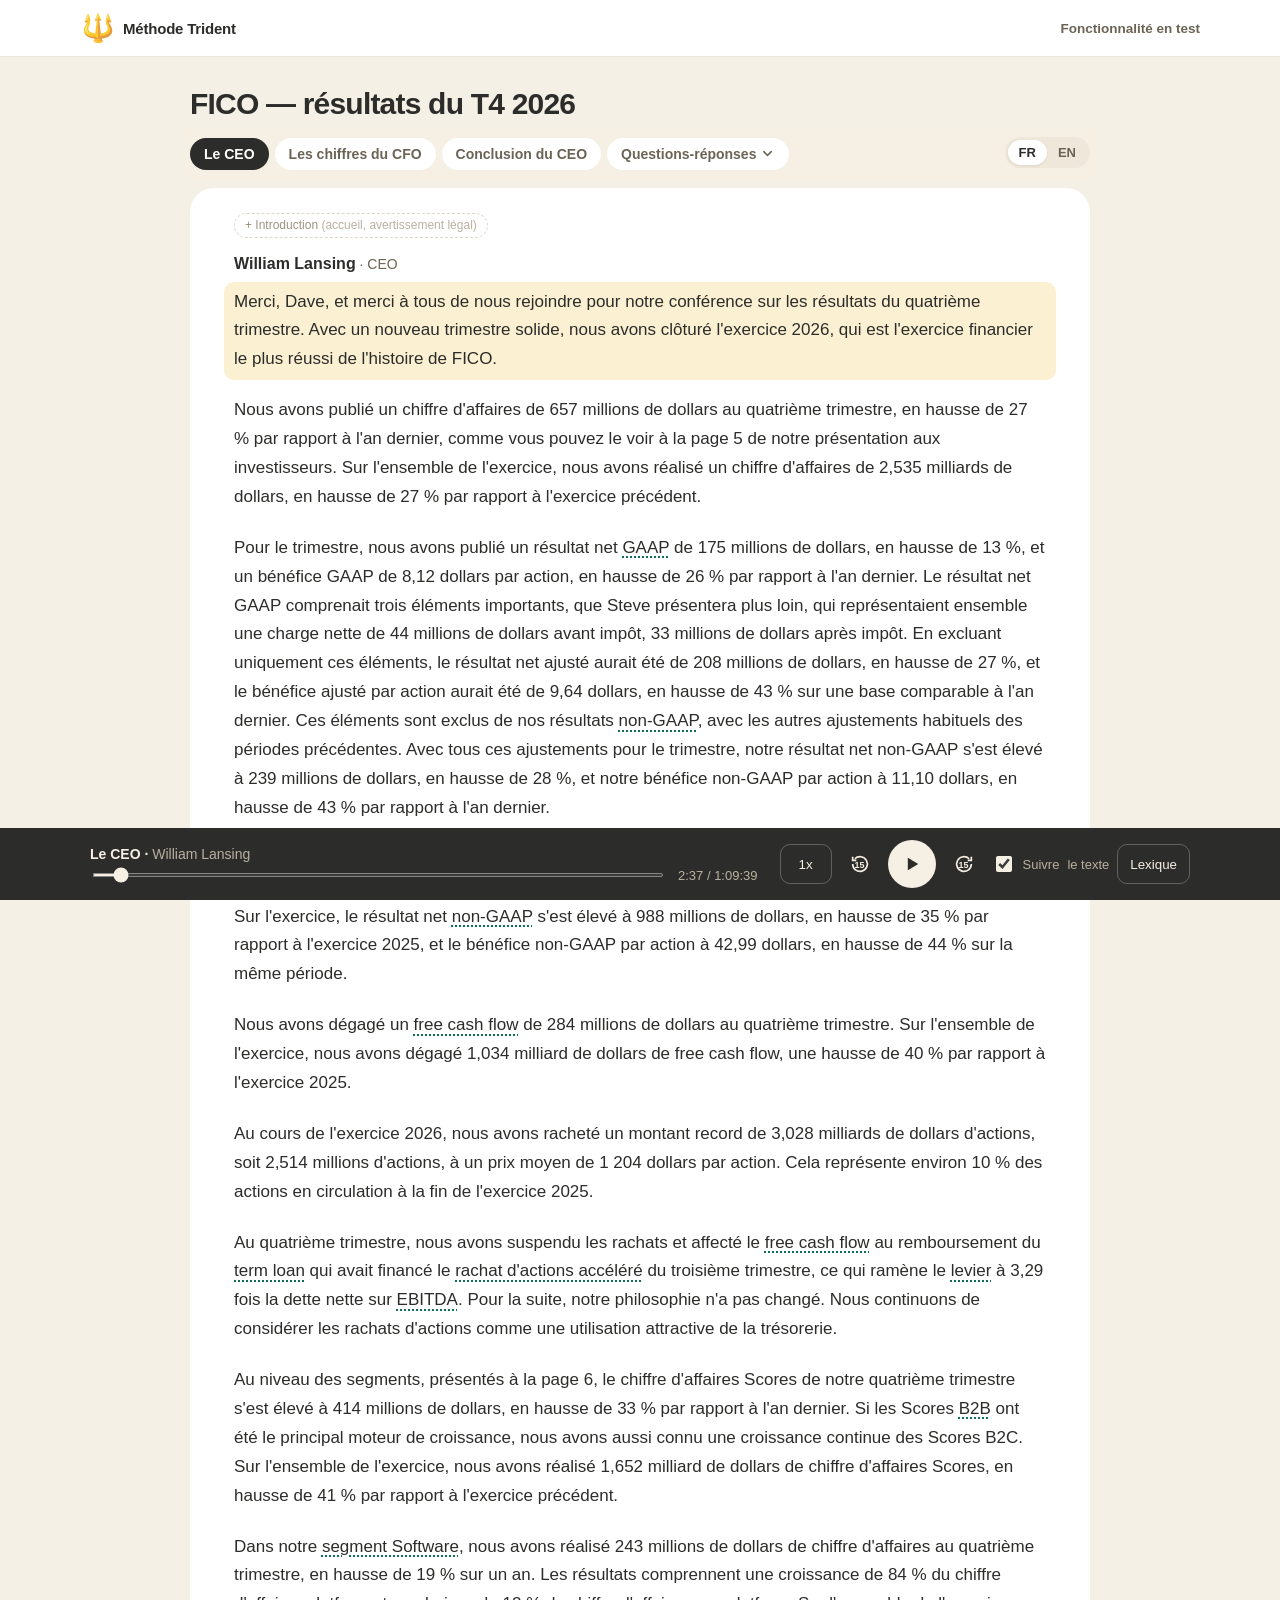
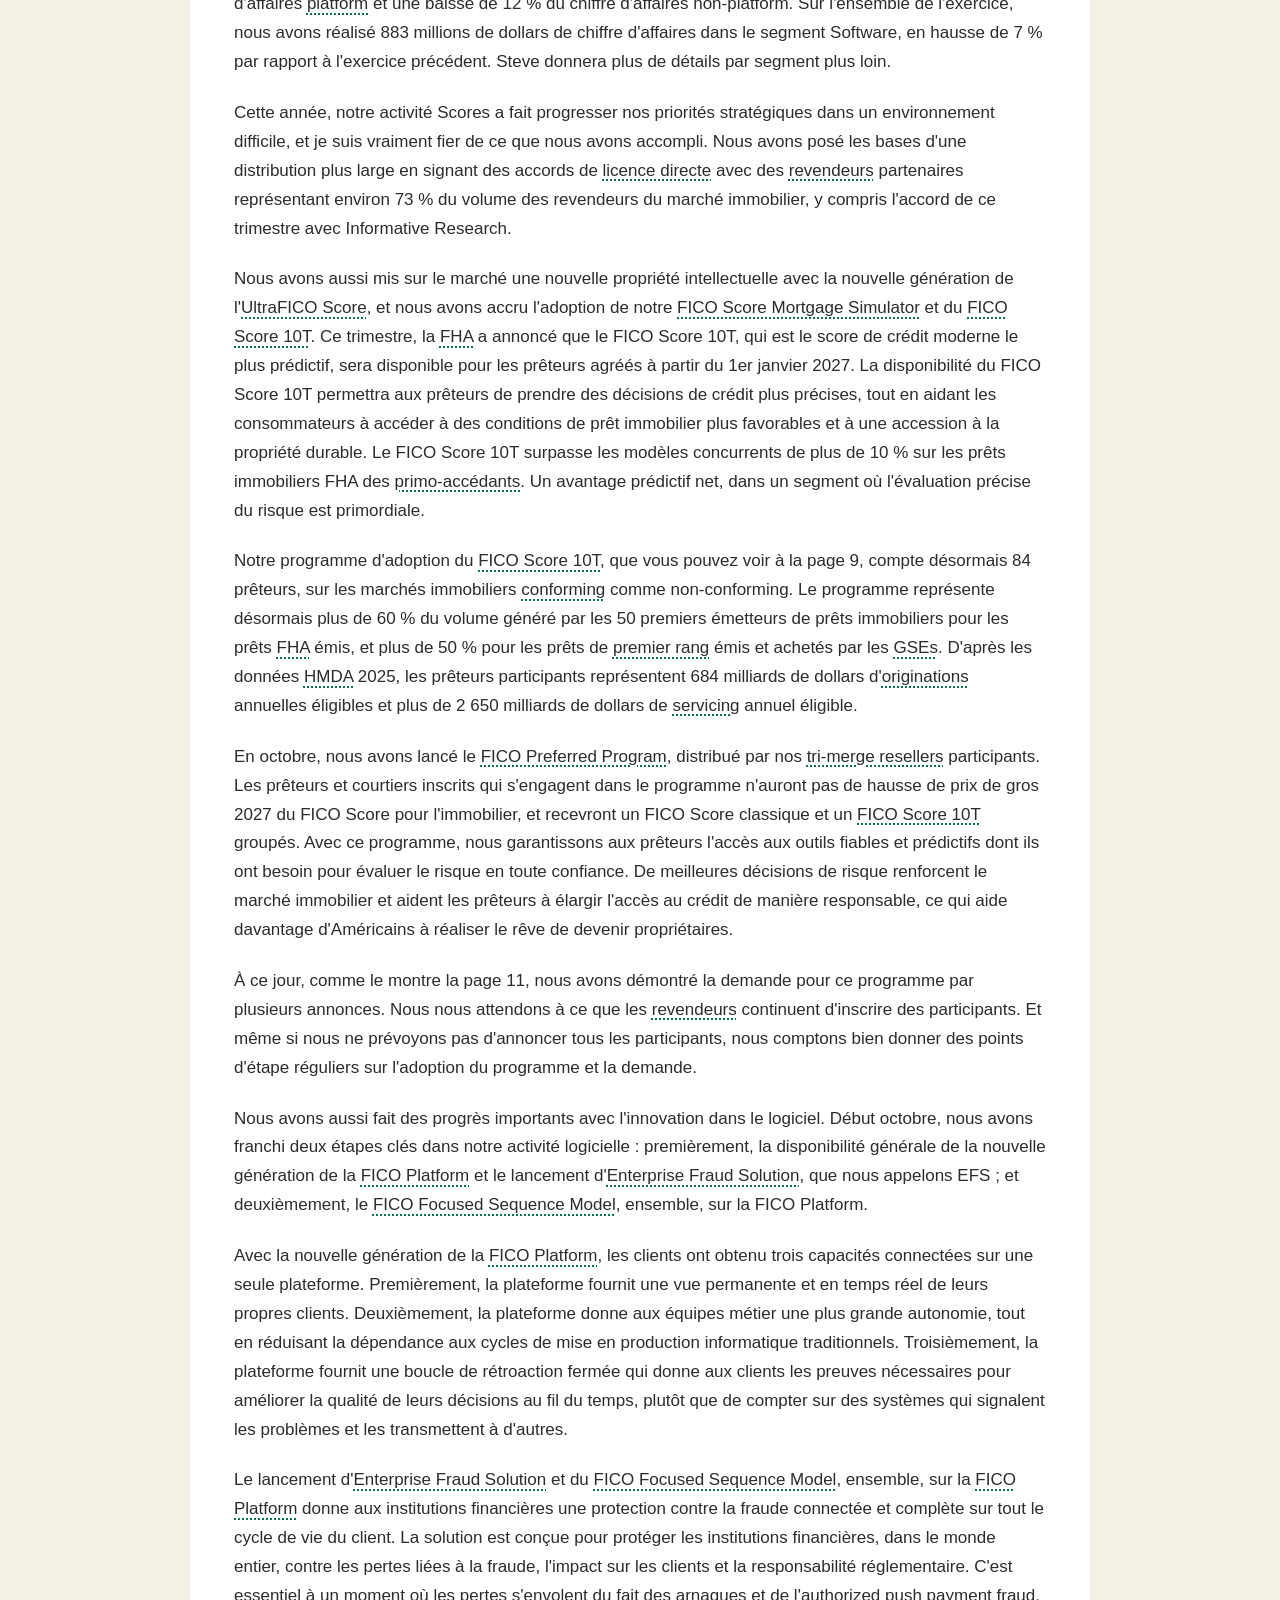
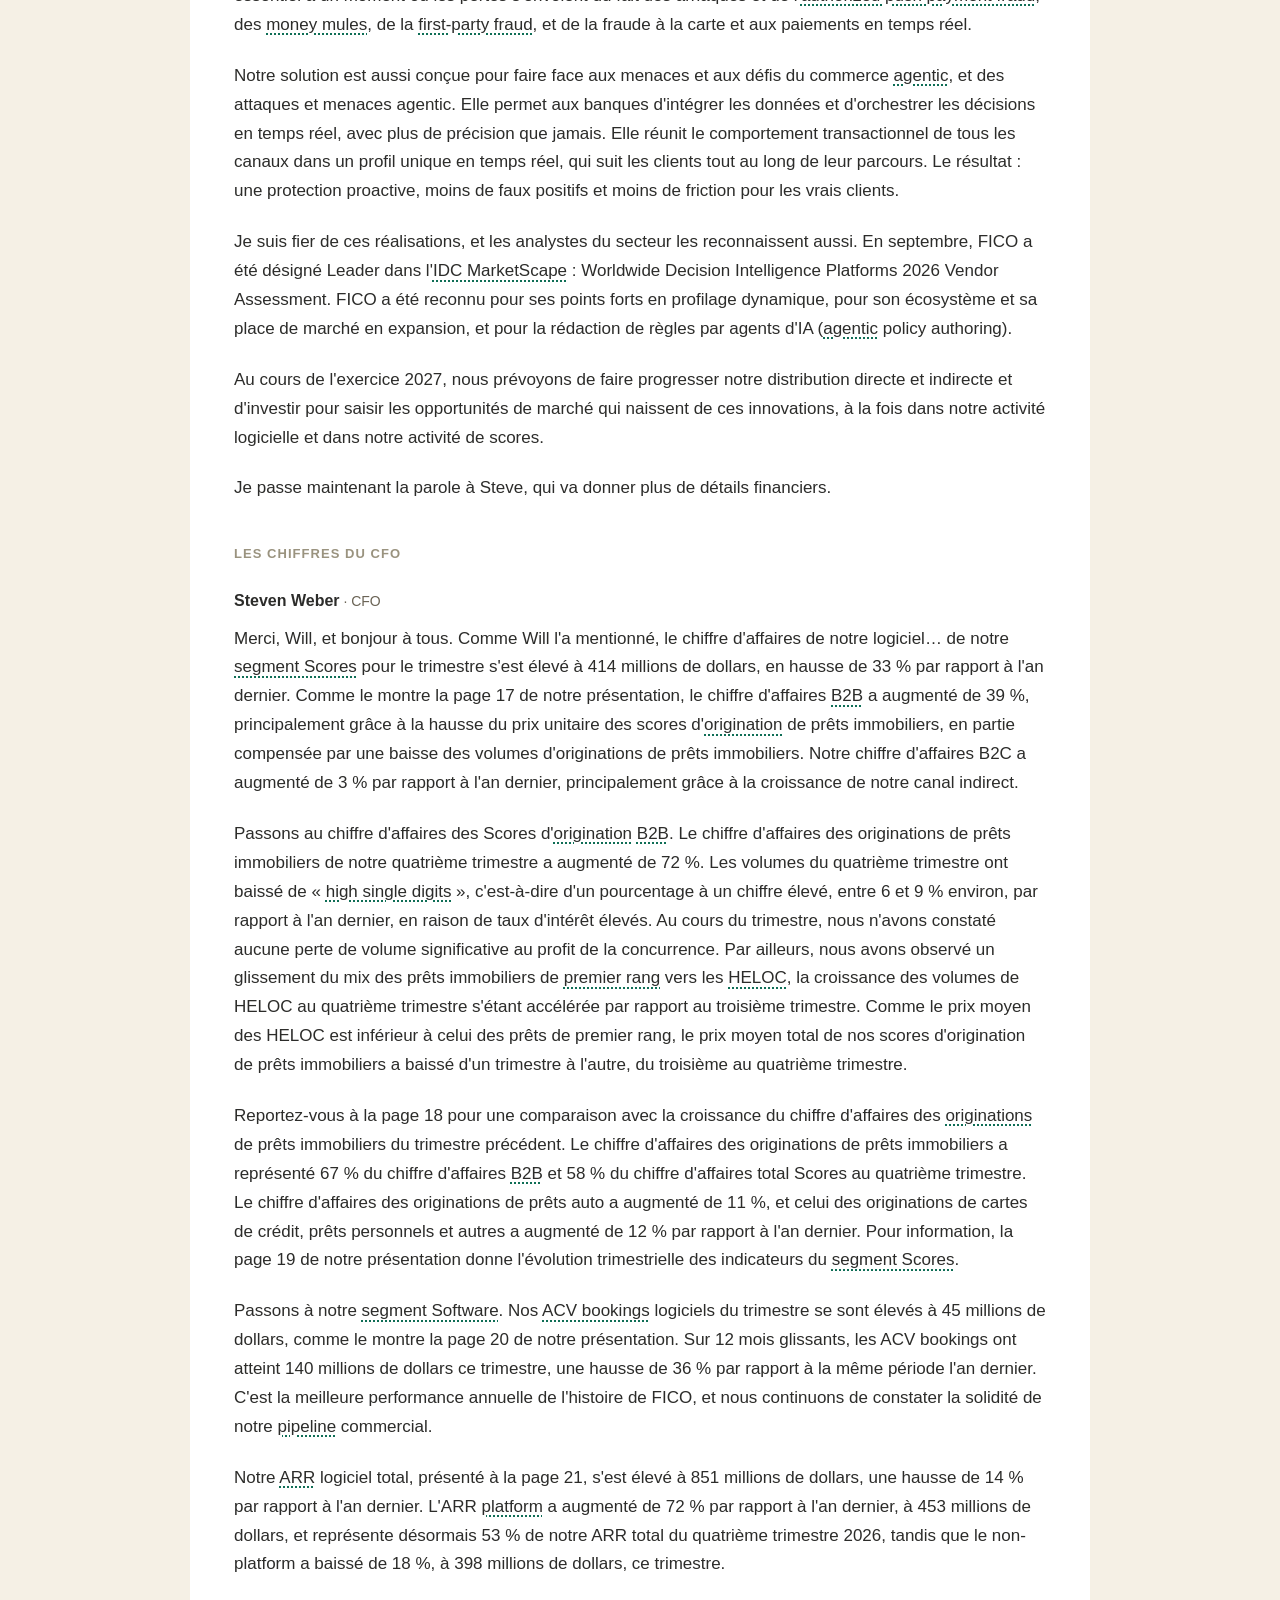
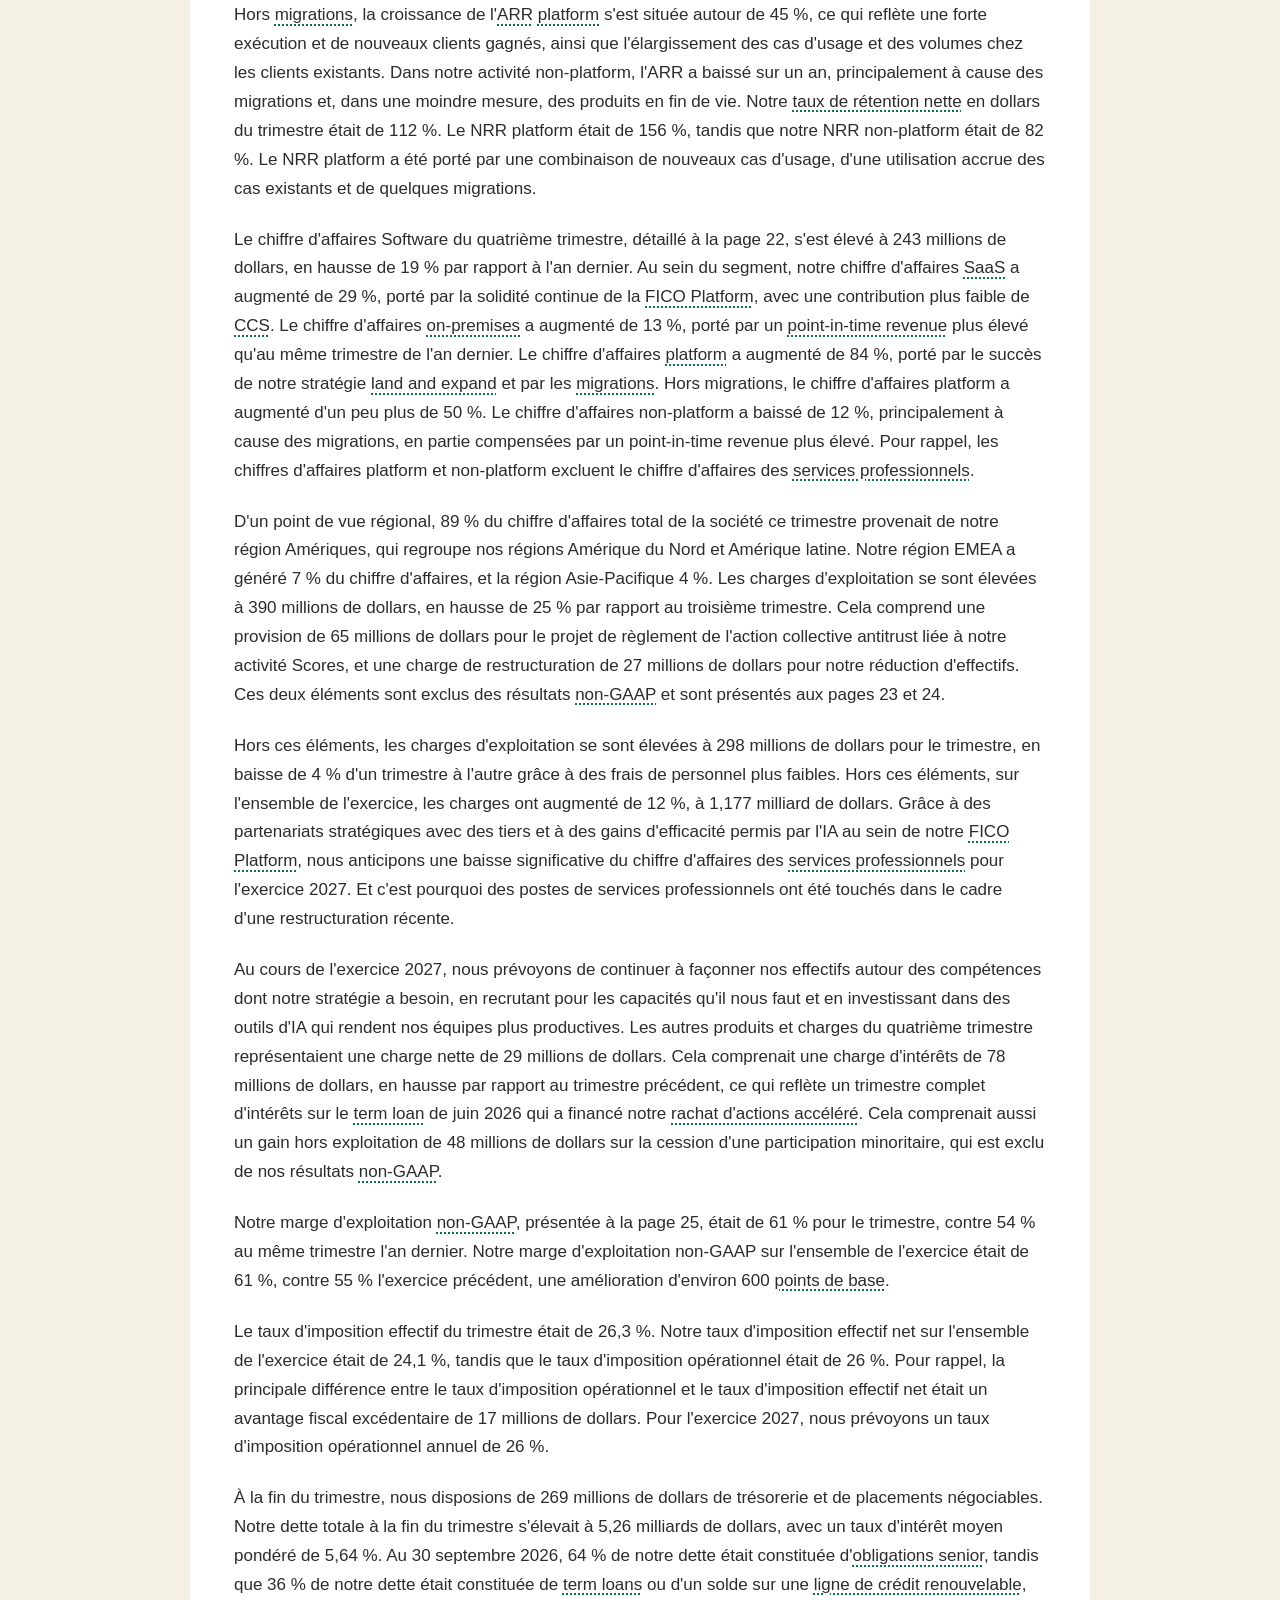
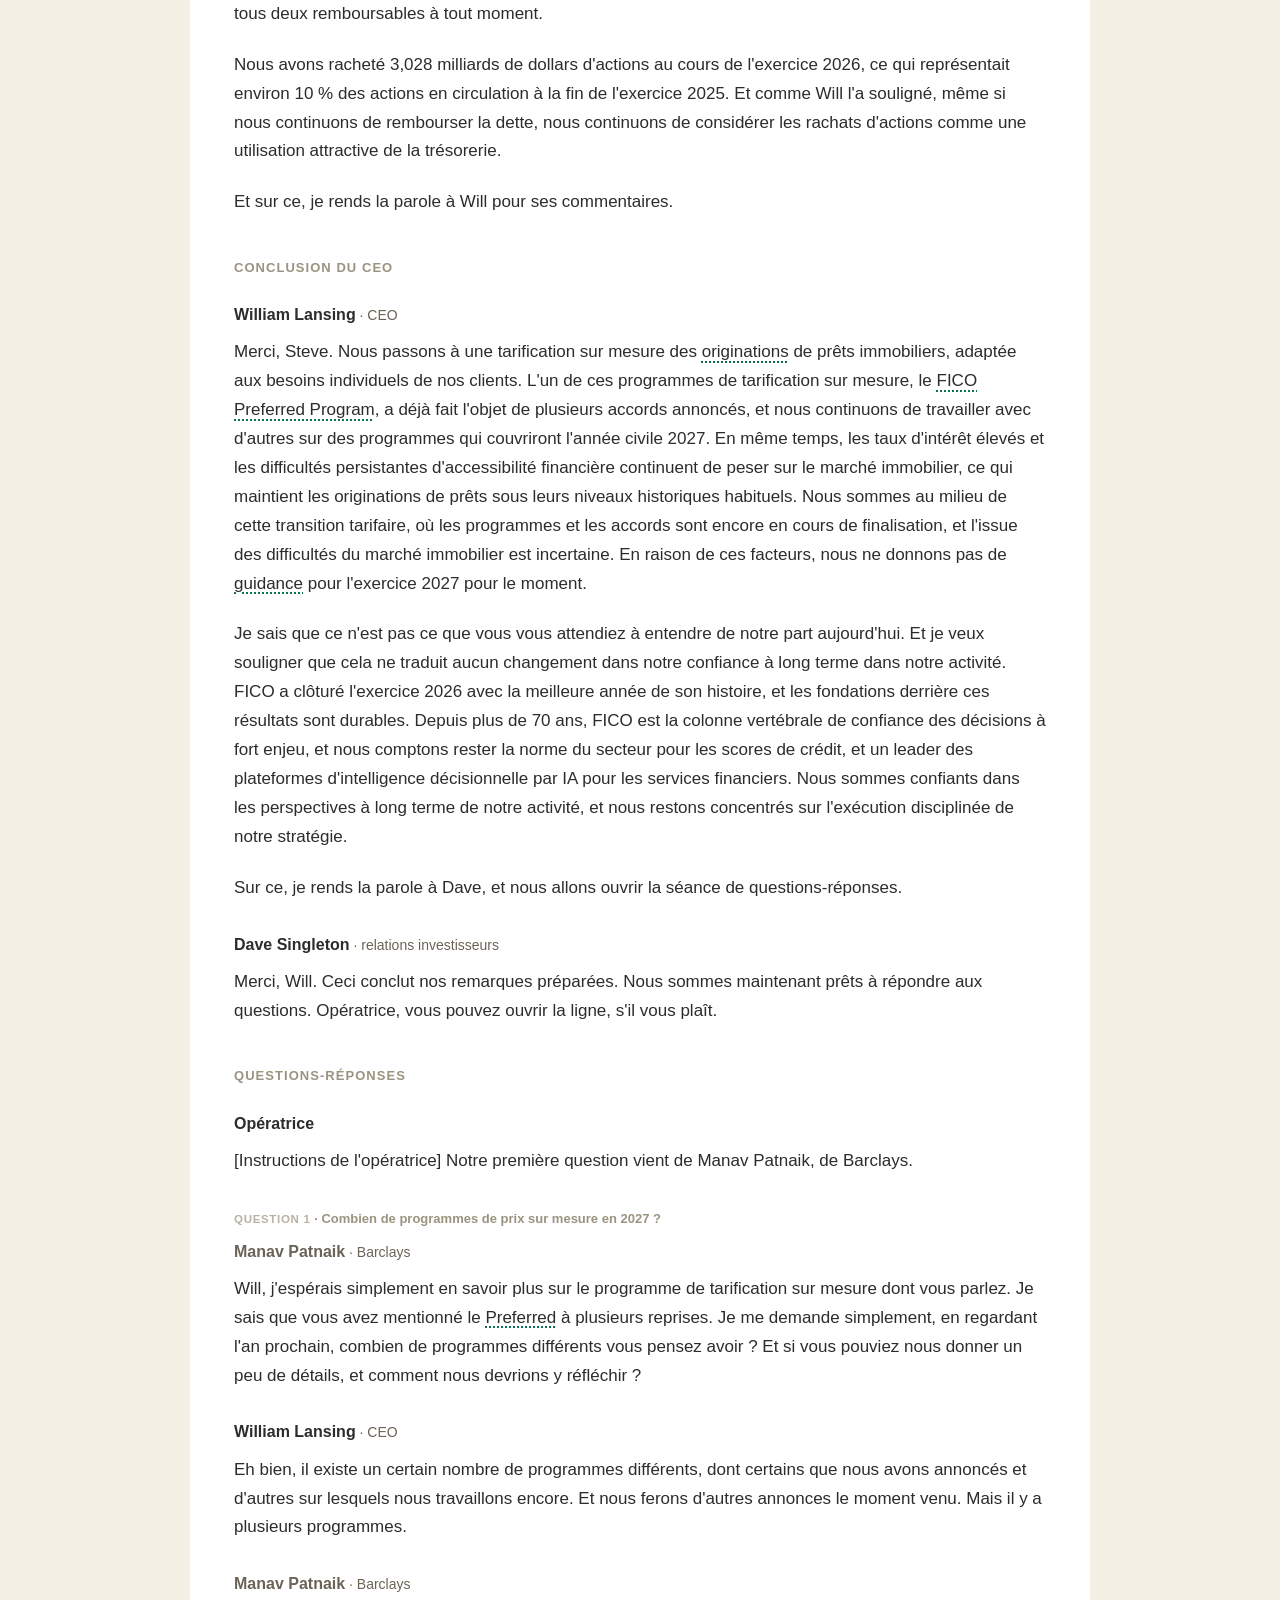
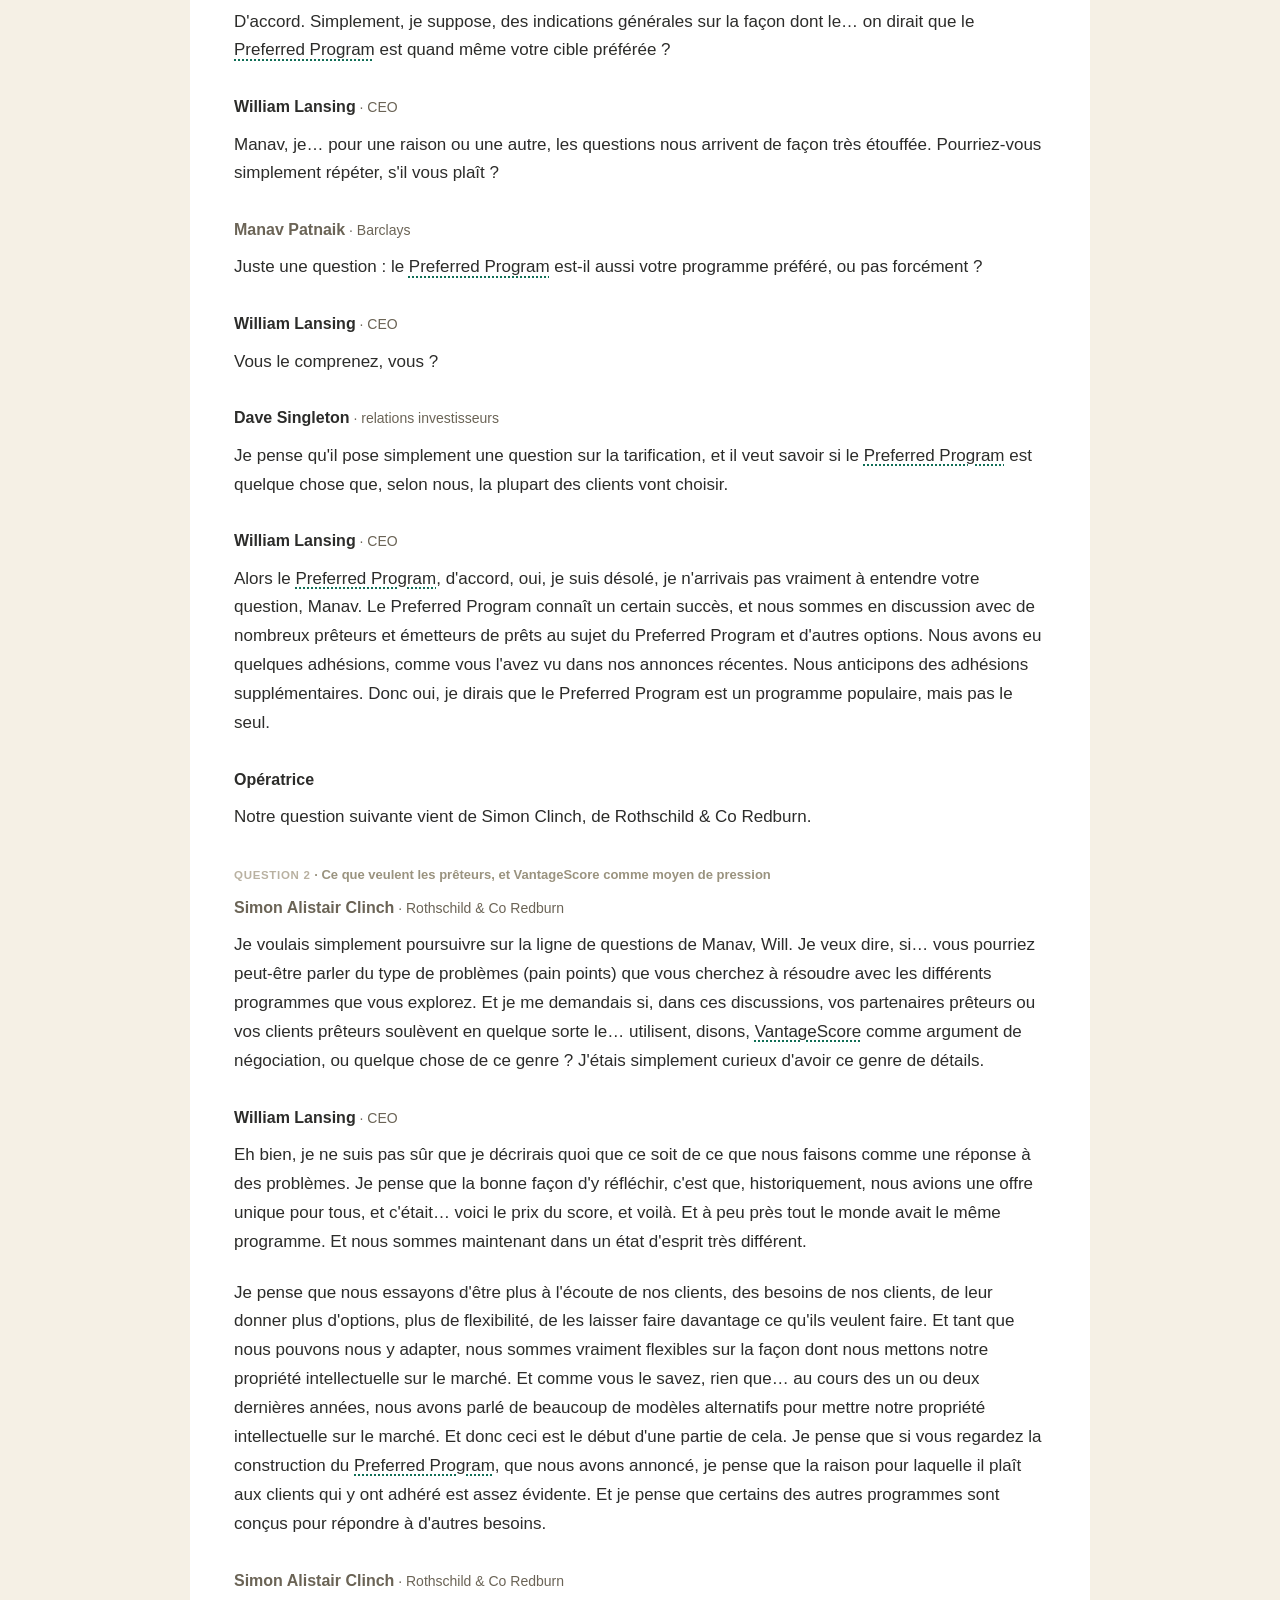
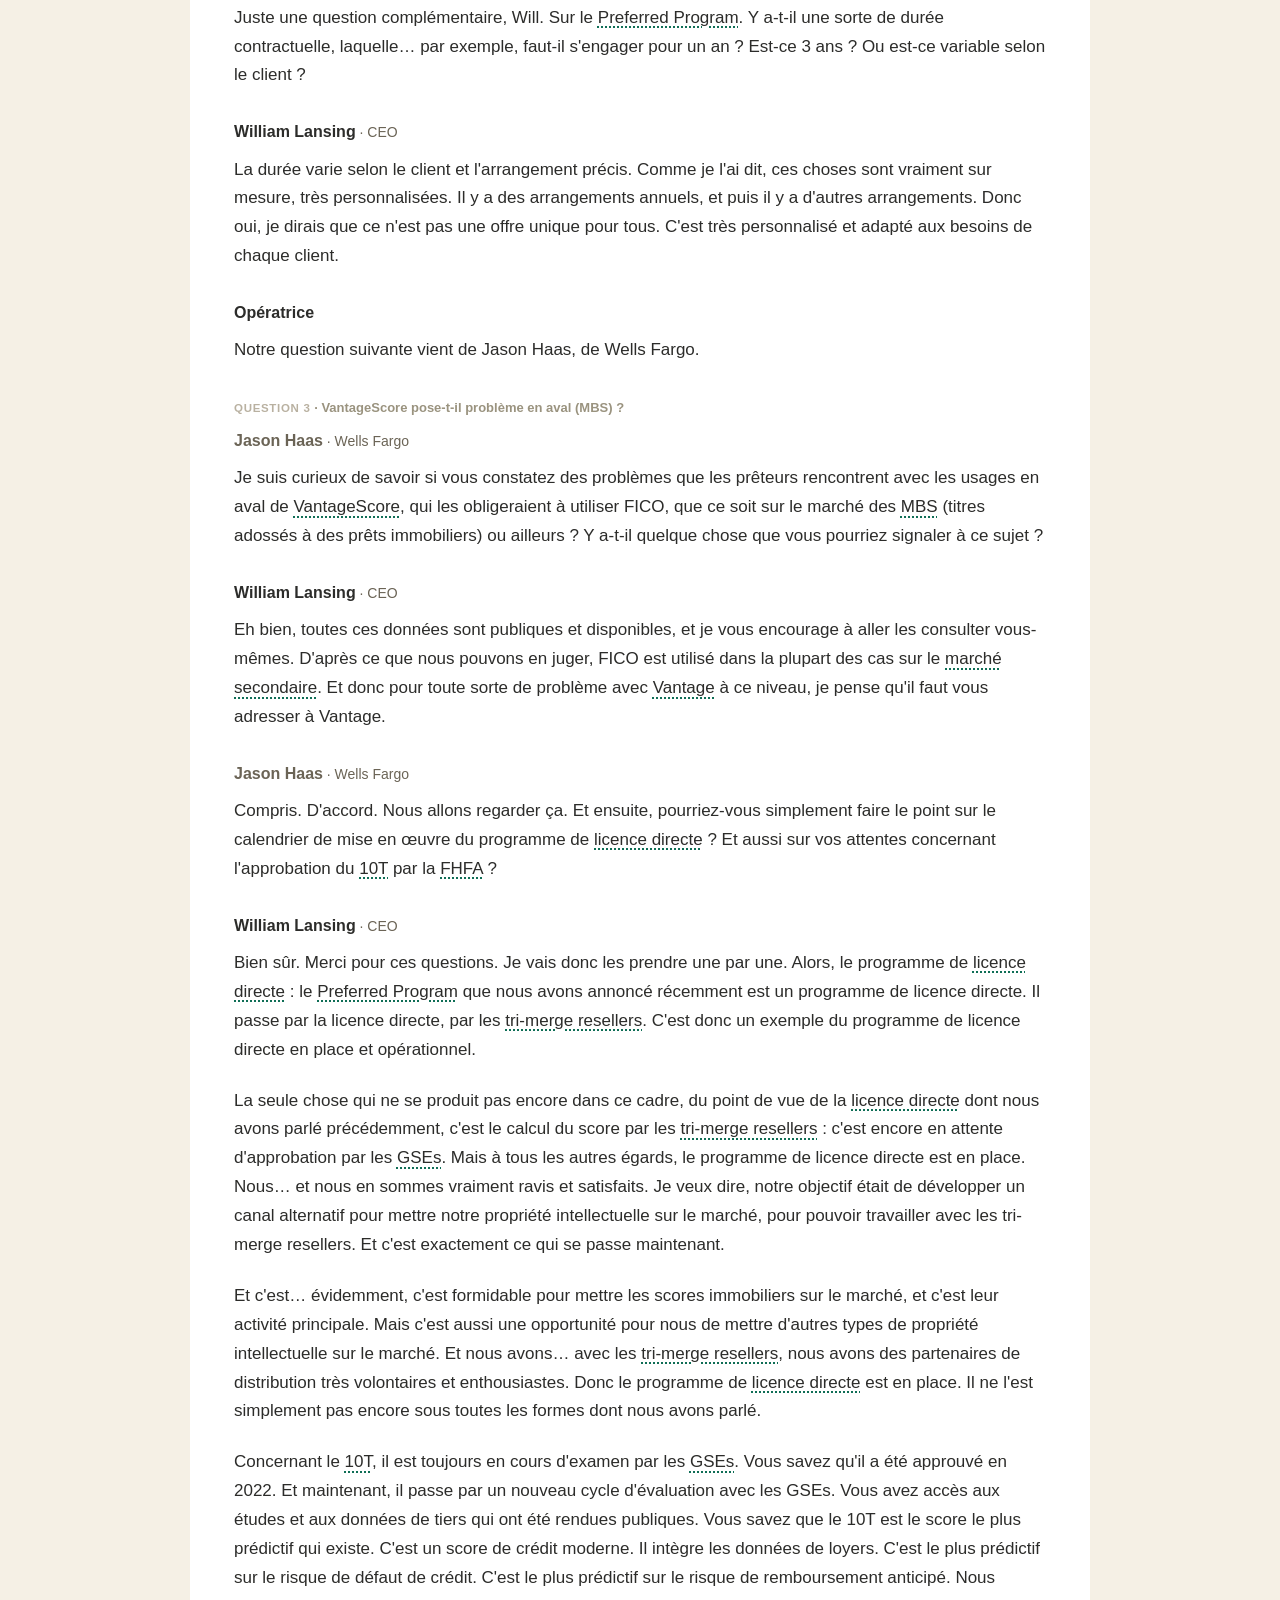
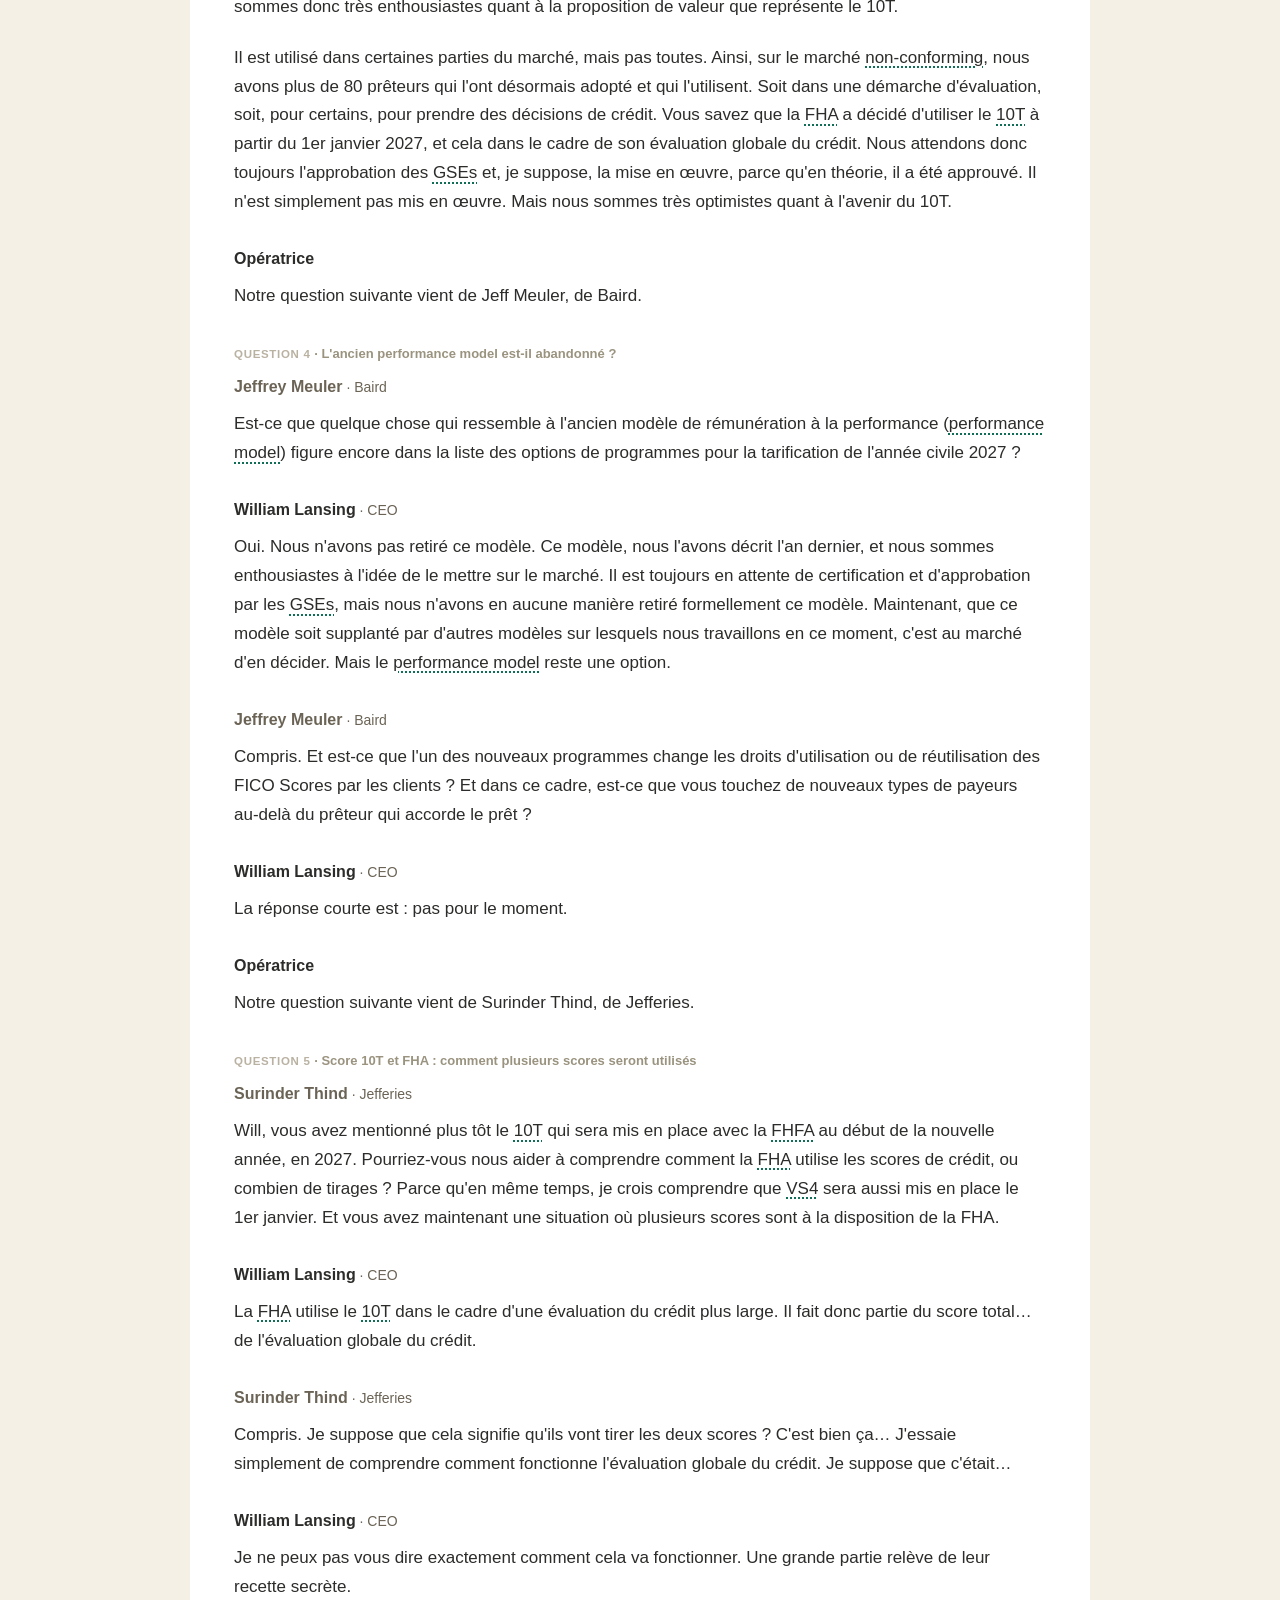
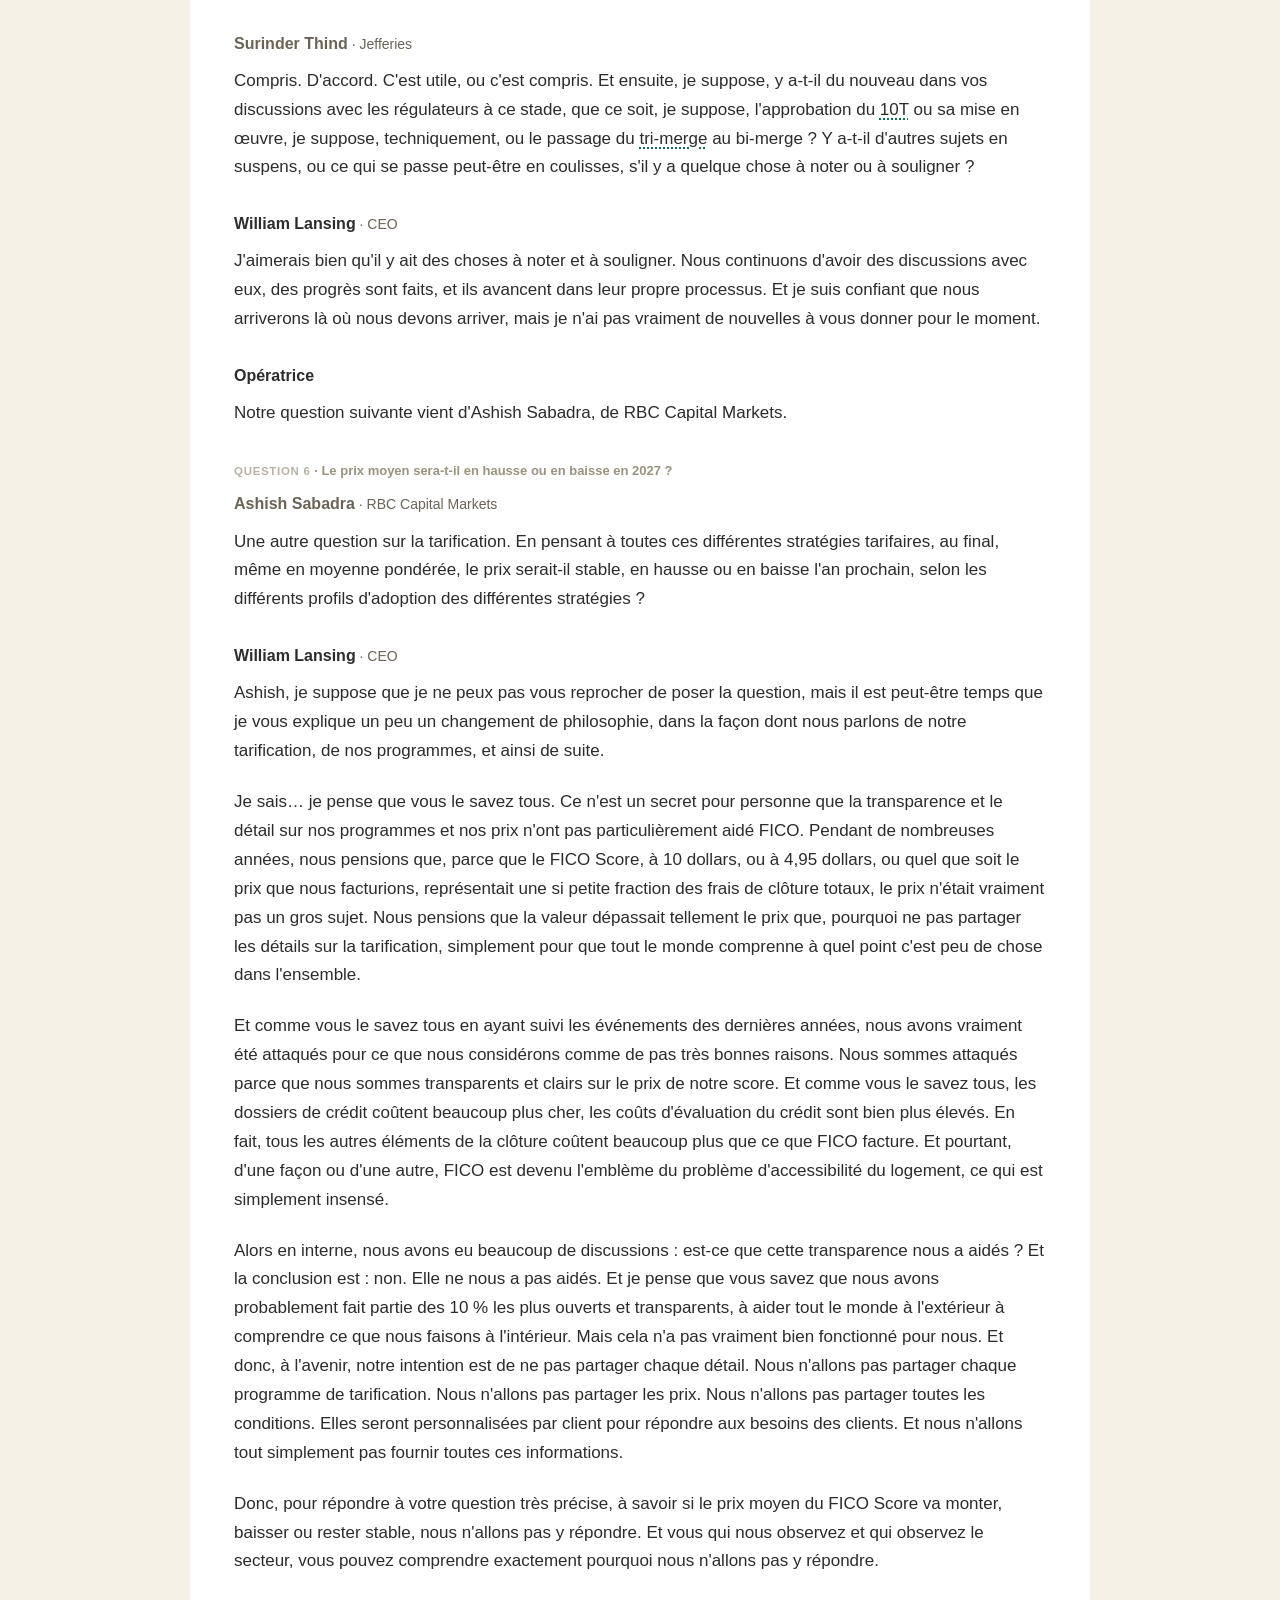
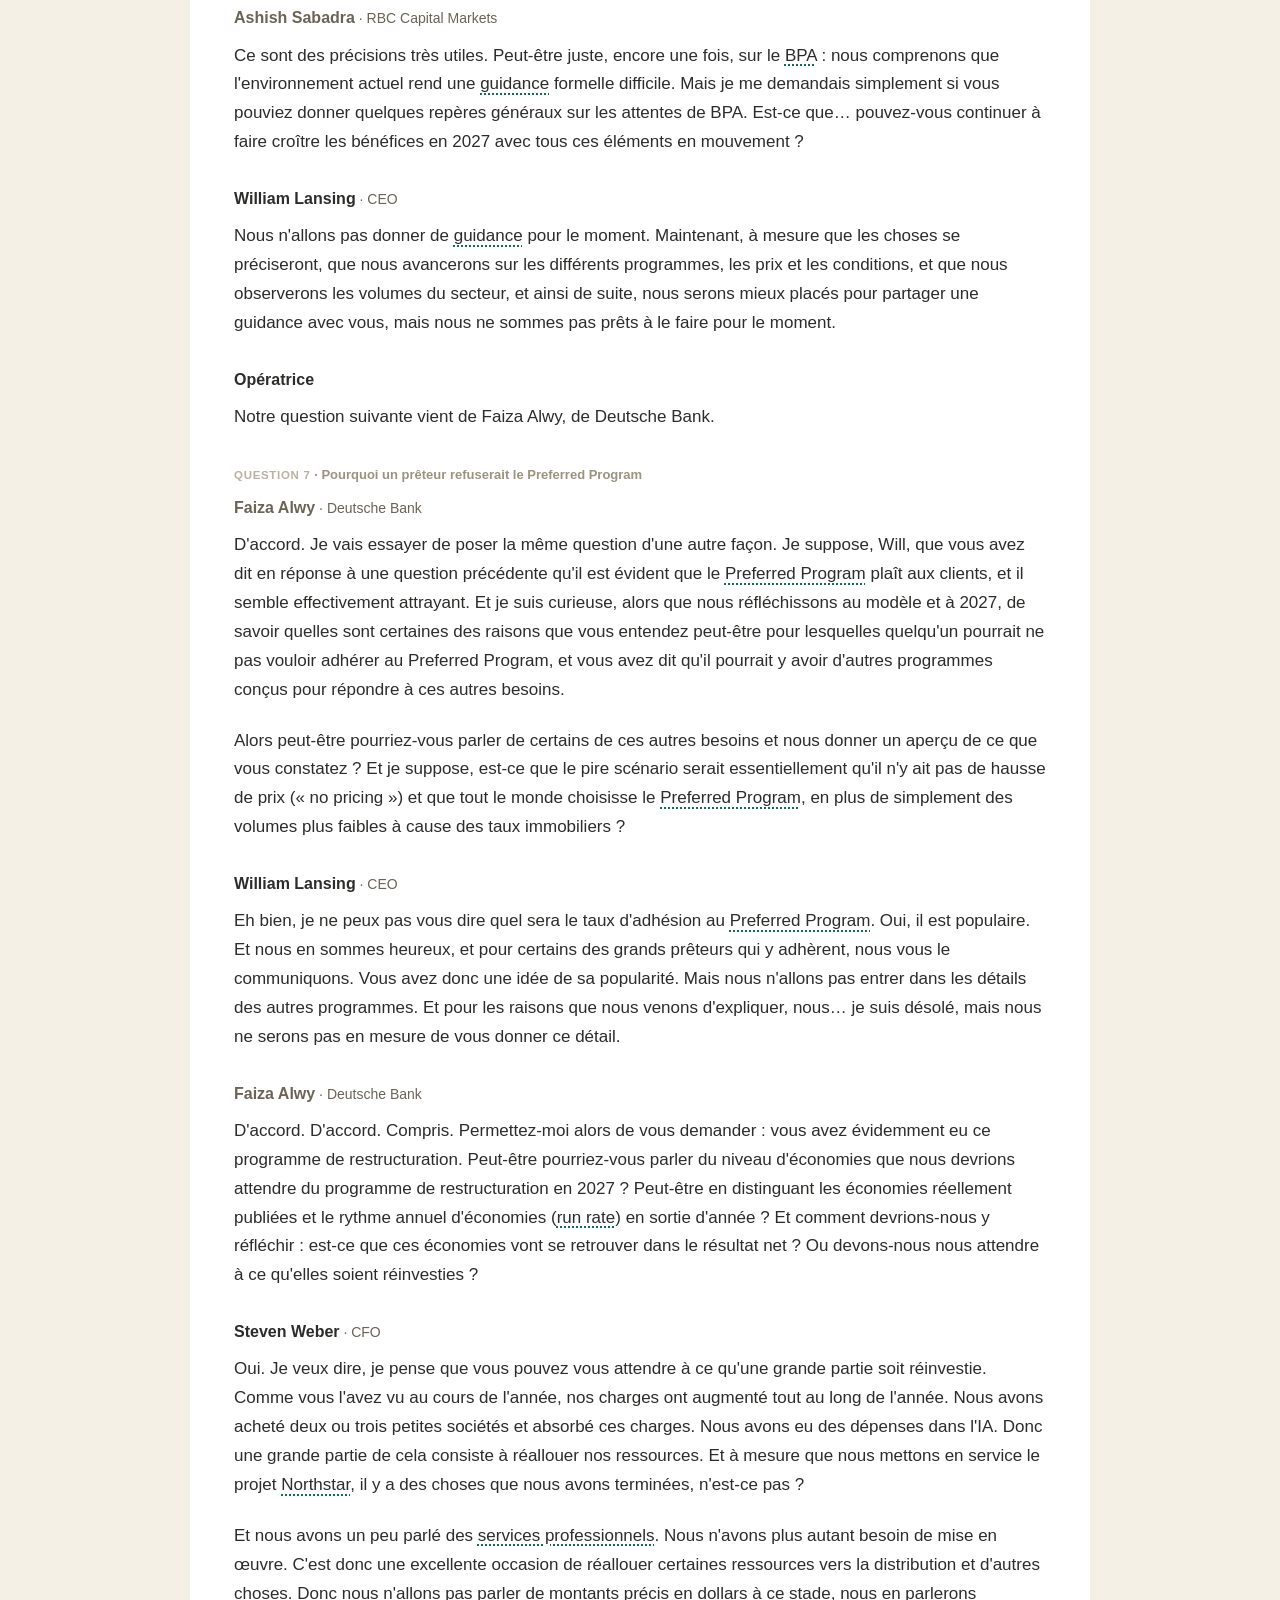
<file: fico-t4-2026/index.html>
<!doctype html>
<html lang="fr">
<head>
<meta charset="utf-8">
<meta name="viewport" content="width=device-width, initial-scale=1">
<meta name="robots" content="noindex, nofollow">
<title>FICO — call T4 2026 en français · Méthode Trident</title>
<link rel="icon" href="logo-trident.webp">
<link rel="stylesheet" href="app.css?v=5">
<style>
  html, body { margin: 0; min-height: 100%; }
  body { background: hsl(39 46% 93%); color: #2c2c2a; font-family: -apple-system, BlinkMacSystemFont, "Segoe UI", Inter, Helvetica, Arial, sans-serif; -webkit-font-smoothing: antialiased; }
  /* Même barre que l'App Trident (pleine largeur, blanche), sans les rubriques. */
  .site-navigation { background: #fff; border-bottom: 1px solid #ece8df; }
  html.sticky-nav .site-navigation { position: sticky; top: 0; z-index: 30; }
  .site-navigation .nav { max-width: 1120px; margin: 0 auto; padding: 10px 24px; }
  .site-navigation .bar { display: flex; align-items: center; gap: 10px; }
  .site-navigation .brand { display: flex; align-items: center; gap: 9px; color: #2c2c2a; font-weight: 800; font-size: 15px; letter-spacing: -.2px; margin-right: auto; padding: 2px 6px 2px 2px; }
  .site-navigation .brand img { width: 32px; height: 32px; border-radius: 9px; object-fit: cover; flex: none; }
  .site-navigation .tag { font-size: 13.5px; font-weight: 650; color: #6b6456; white-space: nowrap; }
  @media (max-width: 640px) { .site-navigation .nav { padding: 8px 12px; } }
  .loading { text-align: center; color: #9a937f; padding: 80px 16px; }
</style>
</head>
<body>
<header class="site-navigation"><nav class="nav"><div class="bar">
  <span class="brand"><img src="logo-trident.webp" alt="Trident">Méthode Trident</span>
  <span class="tag">Fonctionnalité en test</span>
</div></nav></header>
<main id="call"><p class="loading">Chargement du call…</p></main>
<script type="module" src="app.js?v=5"></script>
</body>
</html>
</file>
<file: fico-t4-2026/app.css>
.h{max-width:900px;margin:0 auto;padding:30px 18px 170px;color:#2c2c2a}.A{font-size:30px;line-height:1.15;letter-spacing:-.8px;margin:0 0 4px}.B{position:sticky;top:var(--nav-h, 0px);z-index:5;margin:0 -6px;background:#f5efe4;display:flex;align-items:center}.o{flex:1;min-width:0;display:flex;align-items:center;gap:6px;overflow-x:auto;scrollbar-width:none;padding:12px 6px 10px}.o::-webkit-scrollbar{display:none}.o>button{all:unset;cursor:pointer;flex:none;white-space:nowrap;background:#fff;color:#6b6456;border-radius:999px;font-weight:650;padding:8px 14px;font-size:14px}.o>button:hover{color:#2c2c2a}.o>button.D{background:#2c2c2a;color:#fff}.o>button{display:inline-flex;align-items:center;gap:4px}.E{width:15px;height:15px;fill:none;stroke:currentColor;stroke-width:2.4;stroke-linecap:round;stroke-linejoin:round}.F{position:fixed;inset:0;z-index:-1}.t{position:absolute;top:calc(100% - 4px);left:6px;right:6px;max-width:620px;max-height:min(62vh,560px);overflow-y:auto;margin:0;padding:8px;list-style:none;background:#fff;border-radius:18px;box-shadow:0 14px 40px #00000029}.t button{all:unset;box-sizing:border-box;cursor:pointer;width:100%;display:flex;align-items:flex-start;gap:12px;padding:9px 10px;border-radius:12px}.t button:hover{background:#faf6ee}.t button.G{background:#fbf0d2}.t b{display:block;font-weight:650;font-size:14.5px;line-height:1.35;color:#2c2c2a}.t small{display:block;margin-top:2px;font-size:12.5px;color:#9a937f}.H{flex:none;width:24px;height:24px;border-radius:50%;background:#efe8da;color:#6b6456;font-size:12px;font-weight:700;display:grid;place-items:center;margin-top:1px}.s{margin:0 6px 0 auto;flex:none;display:inline-flex;background:#efe8da;border-radius:999px;padding:3px}.s button{all:unset;cursor:pointer;padding:5px 11px;border-radius:999px;font-size:13px;font-weight:700;color:#6b6456}.s button[aria-pressed=true]{background:#fff;color:#2c2c2a;box-shadow:0 1px 3px #00000014}.u{margin-top:8px;background:#fff;border-radius:24px;padding:22px clamp(18px,4vw,44px) 34px;font-size:17px;line-height:1.7}.r{margin:0;padding:2px 10px;border:1px dashed #ddd6c7;border-radius:999px;background:none;color:#9a937f;font:inherit;font-size:12px;line-height:1.6;cursor:pointer}.r:hover{color:#2c2c2a;border-color:#b9b1a1}.r span{color:#b9b1a1}.r+.m{margin-top:12px}.I{margin:34px 0 4px;font-size:13px;text-transform:uppercase;letter-spacing:.08em;color:#9a937f;font-weight:650}.w span{text-transform:none;letter-spacing:0;font-size:13px;color:#9a937f}.w{margin:26px 0 -14px;font-size:11.5px;font-weight:700;text-transform:uppercase;letter-spacing:.06em;color:#b9b1a1}.m{margin-top:22px}.l{margin:0 0 4px;font-weight:700;font-size:16px}.l span{font-weight:400;color:#6b6456;font-size:14px}.J .l{color:#6b6456}.f{margin:0 -10px 10px;padding:6px 10px;border-radius:10px;cursor:pointer;transition:background .25s}.f:hover{background:#faf6ee}.f.K{background:#fbf0d2}.n{position:relative;text-decoration:underline dotted #0f6e56;text-underline-offset:4px;text-decoration-thickness:1.5px;cursor:help;outline:none}.n:after{content:attr(data-def);position:absolute;left:50%;bottom:calc(100% + 8px);transform:translate(-50%);width:min(300px,80vw);background:#2c2c2a;color:#fff;font-size:13px;font-weight:450;line-height:1.5;padding:10px 13px;border-radius:12px;box-shadow:0 8px 22px #0003;display:none;z-index:4;pointer-events:none;text-align:left}.n:hover:after,.n:focus:after{display:block}.k{position:fixed;left:0;right:0;bottom:0;z-index:10;background:#2c2c2a;color:#f5efe4;padding:12px max(16px,env(safe-area-inset-right,0px)) calc(12px + env(safe-area-inset-bottom,0px)) max(16px,env(safe-area-inset-left,0px))}.y{max-width:1100px;margin:0 auto;display:flex;align-items:center;gap:12px 22px;flex-wrap:wrap}.L{flex:1 1 320px;min-width:0;display:flex;flex-direction:column;gap:6px}.z{display:flex;align-items:center;gap:10px;min-width:0}.z .g{flex:1;min-width:0}.i{flex:none;display:flex;gap:6px;margin-right:8px}.i button{border:1px solid rgba(255,255,255,.25);background:transparent;color:#f5efe4;border-radius:999px;height:34px;padding:0 13px;font:600 13px inherit;font-family:inherit;cursor:pointer;white-space:nowrap}.i button:hover:not(:disabled){background:#ffffff1a}.i button:disabled{opacity:.35;cursor:default}.g{font-size:14px;font-weight:600;white-space:nowrap;overflow:hidden;text-overflow:ellipsis}.g span{color:#b9b1a0;font-weight:400}.v{display:flex;align-items:center;gap:12px}.v input{flex:1;min-width:0;accent-color:#f5efe4;height:4px;cursor:pointer}.M{font-size:13px;color:#b9b1a0;font-variant-numeric:tabular-nums;white-space:nowrap}.c{display:flex;align-items:center;gap:8px;margin-left:auto}.e{background:transparent;color:#f5efe4;border:0;border-radius:10px;height:40px;min-width:40px;padding:0 8px;display:grid;place-items:center;cursor:pointer;font:600 14px inherit;font-family:inherit}.e:hover{background:#ffffff14}.e svg{width:22px;height:22px;fill:none;stroke:currentColor;stroke-width:1.8}.j{position:relative}.j span{position:absolute;font-size:9px;font-weight:700;top:50%;left:50%;transform:translate(-50%,-38%)}.e.a{background:#f5efe4;color:#2c2c2a;width:48px;height:48px;border-radius:50%}.e.a:hover{background:#fff}.e.a svg{fill:currentColor;stroke:none;width:20px;height:20px}.C{min-width:52px;border:1px solid rgba(255,255,255,.25);font-variant-numeric:tabular-nums}.x{display:flex;align-items:center;gap:8px;font-size:13px;color:#b9b1a0;cursor:pointer;user-select:none;white-space:nowrap}.x input{accent-color:#f5efe4;width:16px;height:16px}.X{border:1px solid rgba(255,255,255,.25);padding:0 12px}.b{display:none}.d{position:fixed;left:50%;bottom:96px;transform:translate(-50%);z-index:11;display:inline-flex;align-items:center;gap:8px;border:0;cursor:pointer;background:#2c2c2a;color:#fbf0d2;font:650 14px/1 inherit;font-family:inherit;padding:11px 18px;border-radius:999px;box-shadow:0 6px 20px #0000002e;white-space:nowrap}.d:hover{background:#000}.d svg{width:16px;height:16px;fill:none;stroke:currentColor;stroke-width:2.2;stroke-linecap:round;stroke-linejoin:round}.N{position:fixed;inset:0;z-index:20;background:#2c2c2a40}.p{position:absolute;top:0;right:0;bottom:0;width:min(400px,100%);background:#fff;padding:18px 20px;overflow-y:auto;box-shadow:-8px 0 30px #00000026}.q{display:flex;justify-content:space-between;align-items:center;font-size:18px;margin-bottom:12px}.q button{all:unset;cursor:pointer;padding:4px 8px;border-radius:8px;color:#6b6456}.p input{width:100%;box-sizing:border-box;border:1px solid #e6dfd0;border-radius:12px;padding:9px 12px;font:inherit;font-size:14px}.p dl{margin:14px 0 0}.p dt{font-weight:700;margin-top:14px;font-size:14.5px}.p dd{margin:3px 0 0;color:#6b6456;font-size:14px;line-height:1.5}@media(max-width:640px){.h{padding:16px 12px 200px}.u{border-radius:20px;font-size:16.5px}.c{margin-left:0;width:100%;justify-content:space-between}.d{bottom:150px}.i span{display:none}.i button{padding:4px 12px;font-size:15px}.k{padding-left:max(10px,env(safe-area-inset-left,0px));padding-right:max(10px,env(safe-area-inset-right,0px))}.y{gap:8px}.O{display:none}.b{display:flex;margin-right:0;gap:4px}.b button{height:28px;padding:0 10px}.c{gap:2px}.e{min-width:34px;padding:0 4px}.C{min-width:44px;font-size:13px}.e.a{width:44px;height:44px}.x{gap:5px;font-size:12.5px}.x span{display:none}.X{padding:0 8px;font-size:13px}.n:after{position:fixed;left:12px;right:12px;bottom:calc(var(--player-h, 130px) + 10px);width:auto;transform:none;font-size:14px;z-index:12}}
</file>
